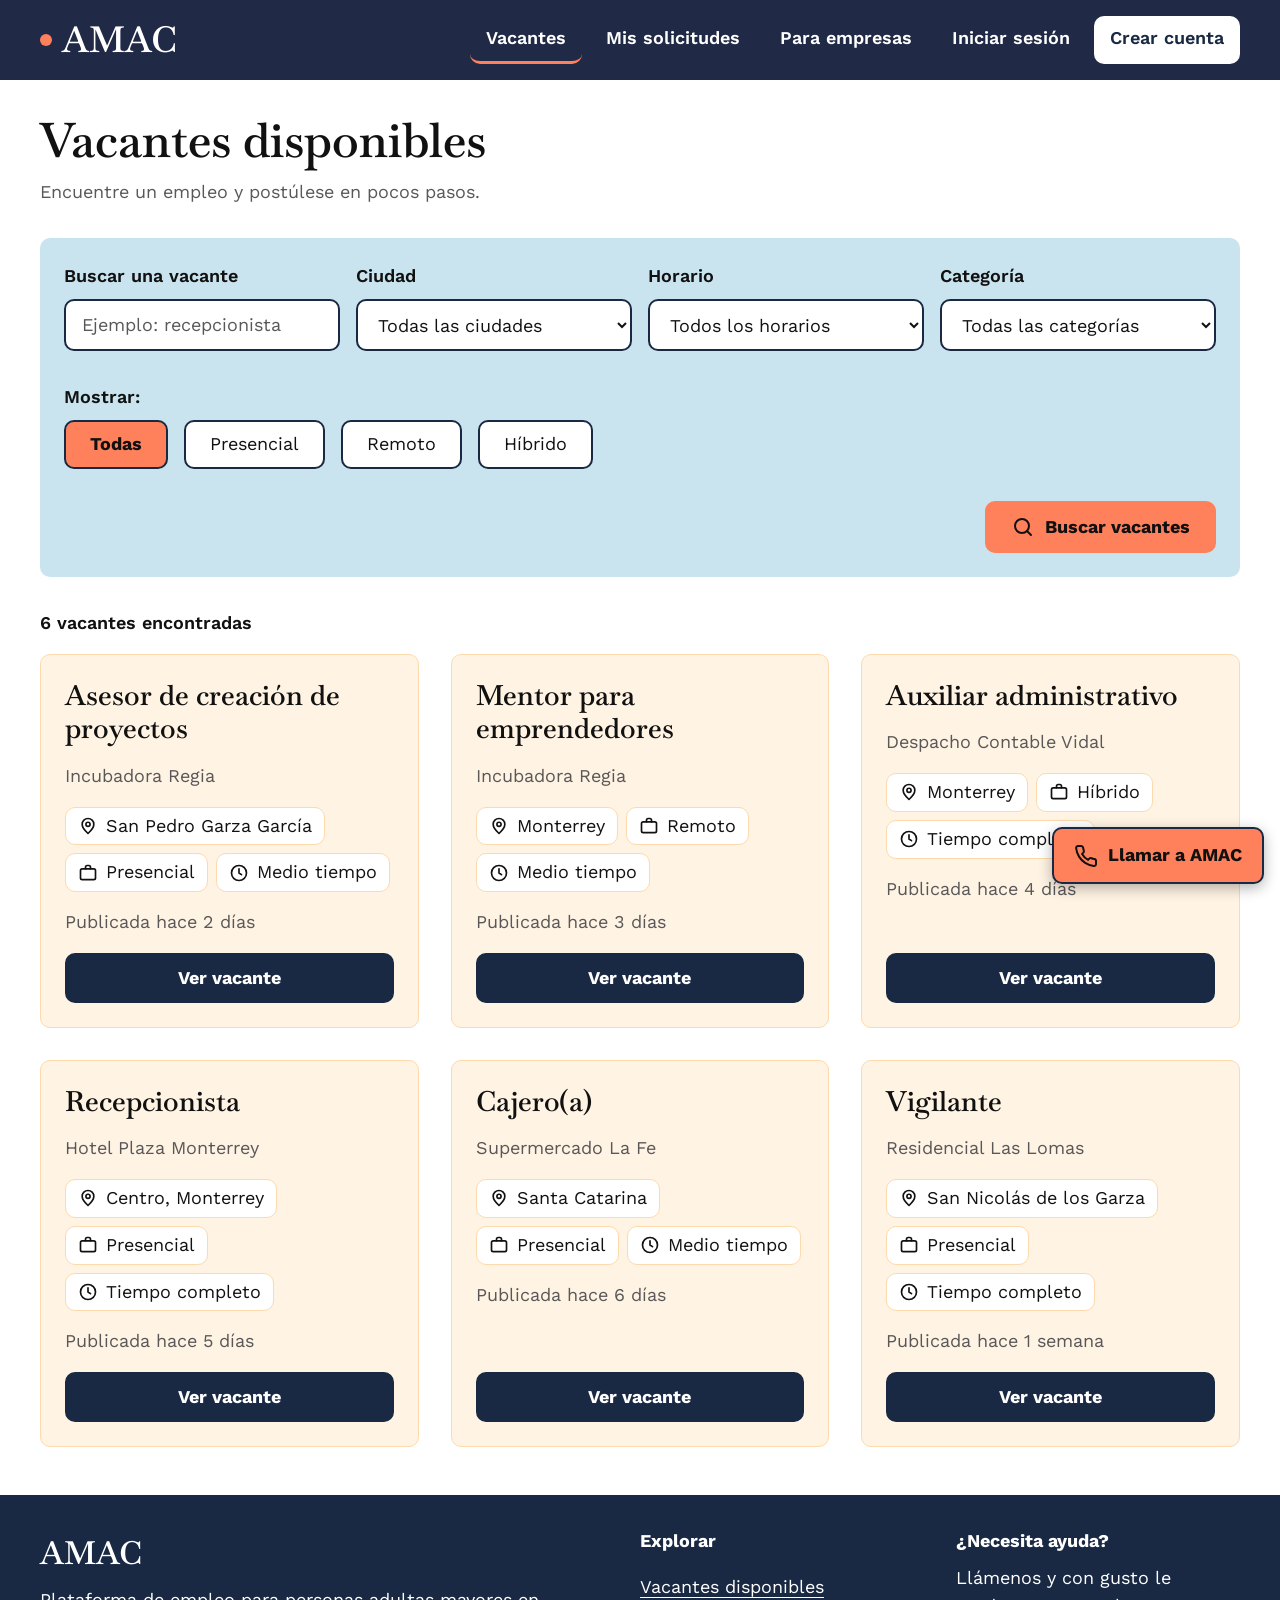
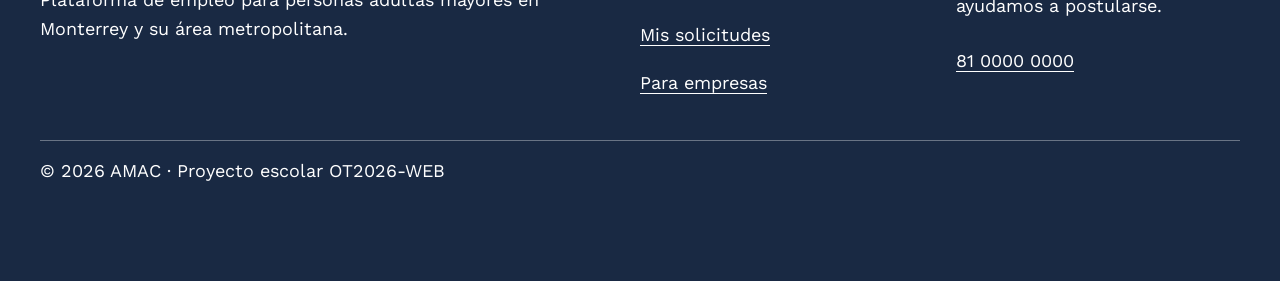
<file: index.html>
<!DOCTYPE html>
<html lang="es">
<head>
  <meta charset="UTF-8">
  <meta name="viewport" content="width=device-width, initial-scale=1.0">
  <title>Vacantes disponibles | AMAC</title>
  <meta name="description" content="Encuentre un empleo y postúlese en pocos pasos. Vacantes en Monterrey y su área metropolitana.">
  <link rel="preconnect" href="https://fonts.googleapis.com">
  <link rel="preconnect" href="https://fonts.gstatic.com" crossorigin>
  <link rel="stylesheet" href="https://fonts.googleapis.com/css2?family=Baskervville:wght@400;600&amp;family=Work+Sans:wght@400;600;700&amp;display=swap">
  <link rel="stylesheet" href="css/variable.css">
  <link rel="stylesheet" href="css/base.css">
  <link rel="stylesheet" href="css/layout.css">
  <link rel="stylesheet" href="css/componentes.css">
</head>
<body>
  <a class="saltar-contenido" href="#principal">Saltar al contenido</a>

  <header class="encabezado">
    <div class="contenedor encabezado__interior">
      <a class="encabezado__marca" href="index.html" aria-label="AMAC, ir al inicio">AMAC</a>
      <nav class="navegacion" aria-label="Navegación principal">
        <ul class="navegacion__lista">
          <li><a class="navegacion__enlace" href="index.html" aria-current="page">Vacantes</a></li>
          <li><a class="navegacion__enlace" href="mis-solicitudes.html">Mis solicitudes</a></li>
          <li><a class="navegacion__enlace" href="empresa-vacantes.html">Para empresas</a></li>
          <li><a class="navegacion__enlace" href="login.html">Iniciar sesión</a></li>
          <li><a class="navegacion__enlace navegacion__enlace--destacado" href="registro-candidato.html">Crear cuenta</a></li>
        </ul>
      </nav>
    </div>
  </header>

  <main class="principal" id="principal">
    <div class="contenedor">
      <div class="cabecera-pagina">
        <h1>Vacantes disponibles</h1>
        <p class="cabecera-pagina__descripcion">Encuentre un empleo y postúlese en pocos pasos.</p>
      </div>

      <form class="buscador-filtros" action="index.html" method="get" role="search" aria-label="Buscar vacantes">
        <div class="buscador-filtros__campos">
          <div class="buscador-filtros__campo">
            <label class="buscador-filtros__etiqueta" for="buscar-vacante">Buscar una vacante</label>
            <input class="buscador-filtros__control" type="search" id="buscar-vacante" name="busqueda" autocomplete="off" placeholder="Ejemplo: recepcionista">
          </div>
          <div class="buscador-filtros__campo">
            <label class="buscador-filtros__etiqueta" for="ciudad">Ciudad</label>
            <select class="buscador-filtros__control" id="ciudad" name="ciudad">
            <option value="">Todas las ciudades</option>
            <option value="monterrey">Monterrey</option>
            <option value="san-pedro">San Pedro Garza García</option>
            <option value="santa-catarina">Santa Catarina</option>
            <option value="san-nicolas">San Nicolás de los Garza</option>
            <option value="guadalupe">Guadalupe</option>
            </select>
          </div>
          <div class="buscador-filtros__campo">
            <label class="buscador-filtros__etiqueta" for="horario">Horario</label>
            <select class="buscador-filtros__control" id="horario" name="horario">
            <option value="">Todos los horarios</option>
            <option value="medio-tiempo">Medio tiempo</option>
            <option value="tiempo-completo">Tiempo completo</option>
            <option value="por-horas">Por horas</option>
            </select>
          </div>
          <div class="buscador-filtros__campo">
            <label class="buscador-filtros__etiqueta" for="categoria">Categoría</label>
            <select class="buscador-filtros__control" id="categoria" name="categoria">
            <option value="">Todas las categorías</option>
            <option value="administracion">Administración</option>
            <option value="atencion">Atención al cliente</option>
            <option value="seguridad">Seguridad</option>
            <option value="ventas">Ventas y cajas</option>
            <option value="asesoria">Asesoría y capacitación</option>
            </select>
          </div>
        </div>

        <fieldset class="buscador-filtros__grupo">
          <legend class="buscador-filtros__leyenda">Mostrar:</legend>
          <div class="buscador-filtros__opciones">
            <div class="buscador-filtros__opcion">
              <input class="buscador-filtros__radio" type="radio" id="modalidad-todas" name="modalidad" value="todas" checked>
              <label class="buscador-filtros__chip" for="modalidad-todas">Todas</label>
            </div>
            <div class="buscador-filtros__opcion">
              <input class="buscador-filtros__radio" type="radio" id="modalidad-presencial" name="modalidad" value="presencial">
              <label class="buscador-filtros__chip" for="modalidad-presencial">Presencial</label>
            </div>
            <div class="buscador-filtros__opcion">
              <input class="buscador-filtros__radio" type="radio" id="modalidad-remoto" name="modalidad" value="remoto">
              <label class="buscador-filtros__chip" for="modalidad-remoto">Remoto</label>
            </div>
            <div class="buscador-filtros__opcion">
              <input class="buscador-filtros__radio" type="radio" id="modalidad-hibrido" name="modalidad" value="hibrido">
              <label class="buscador-filtros__chip" for="modalidad-hibrido">Híbrido</label>
            </div>
          </div>
        </fieldset>

        <div class="buscador-filtros__acciones">
          <button class="boton boton--acento" type="submit">
            <img class="boton__icono" src="img/icono-buscar.svg" alt="" width="24" height="24">
            Buscar vacantes
          </button>
        </div>
      </form>

      <p class="conteo-resultados" aria-live="polite">6 vacantes encontradas</p>

      <section class="lista-vacantes" aria-label="Resultados de vacantes">
        <article class="tarjeta-vacante">
          <h2 class="tarjeta-vacante__titulo">Asesor de creación de proyectos</h2>
          <p class="tarjeta-vacante__empresa">Incubadora Regia</p>
          <ul class="tarjeta-vacante__datos">
            <li class="etiqueta-dato"><img class="etiqueta-dato__icono" src="img/icono-ubicacion.svg" alt="" width="20" height="20"><span>San Pedro Garza García</span></li>
            <li class="etiqueta-dato"><img class="etiqueta-dato__icono" src="img/icono-maletin.svg" alt="" width="20" height="20"><span>Presencial</span></li>
            <li class="etiqueta-dato"><img class="etiqueta-dato__icono" src="img/icono-reloj.svg" alt="" width="20" height="20"><span>Medio tiempo</span></li>
          </ul>
          <p class="tarjeta-vacante__publicada">Publicada hace 2 días</p>
          <div class="tarjeta-vacante__accion">
            <a class="boton boton--primario boton--bloque" href="vacante.html" aria-label="Ver vacante de Asesor de creación de proyectos en Incubadora Regia">Ver vacante</a>
          </div>
        </article>
        <article class="tarjeta-vacante">
          <h2 class="tarjeta-vacante__titulo">Mentor para emprendedores</h2>
          <p class="tarjeta-vacante__empresa">Incubadora Regia</p>
          <ul class="tarjeta-vacante__datos">
            <li class="etiqueta-dato"><img class="etiqueta-dato__icono" src="img/icono-ubicacion.svg" alt="" width="20" height="20"><span>Monterrey</span></li>
            <li class="etiqueta-dato"><img class="etiqueta-dato__icono" src="img/icono-maletin.svg" alt="" width="20" height="20"><span>Remoto</span></li>
            <li class="etiqueta-dato"><img class="etiqueta-dato__icono" src="img/icono-reloj.svg" alt="" width="20" height="20"><span>Medio tiempo</span></li>
          </ul>
          <p class="tarjeta-vacante__publicada">Publicada hace 3 días</p>
          <div class="tarjeta-vacante__accion">
            <a class="boton boton--primario boton--bloque" href="vacante.html" aria-label="Ver vacante de Mentor para emprendedores en Incubadora Regia">Ver vacante</a>
          </div>
        </article>
        <article class="tarjeta-vacante">
          <h2 class="tarjeta-vacante__titulo">Auxiliar administrativo</h2>
          <p class="tarjeta-vacante__empresa">Despacho Contable Vidal</p>
          <ul class="tarjeta-vacante__datos">
            <li class="etiqueta-dato"><img class="etiqueta-dato__icono" src="img/icono-ubicacion.svg" alt="" width="20" height="20"><span>Monterrey</span></li>
            <li class="etiqueta-dato"><img class="etiqueta-dato__icono" src="img/icono-maletin.svg" alt="" width="20" height="20"><span>Híbrido</span></li>
            <li class="etiqueta-dato"><img class="etiqueta-dato__icono" src="img/icono-reloj.svg" alt="" width="20" height="20"><span>Tiempo completo</span></li>
          </ul>
          <p class="tarjeta-vacante__publicada">Publicada hace 4 días</p>
          <div class="tarjeta-vacante__accion">
            <a class="boton boton--primario boton--bloque" href="vacante.html" aria-label="Ver vacante de Auxiliar administrativo en Despacho Contable Vidal">Ver vacante</a>
          </div>
        </article>
        <article class="tarjeta-vacante">
          <h2 class="tarjeta-vacante__titulo">Recepcionista</h2>
          <p class="tarjeta-vacante__empresa">Hotel Plaza Monterrey</p>
          <ul class="tarjeta-vacante__datos">
            <li class="etiqueta-dato"><img class="etiqueta-dato__icono" src="img/icono-ubicacion.svg" alt="" width="20" height="20"><span>Centro, Monterrey</span></li>
            <li class="etiqueta-dato"><img class="etiqueta-dato__icono" src="img/icono-maletin.svg" alt="" width="20" height="20"><span>Presencial</span></li>
            <li class="etiqueta-dato"><img class="etiqueta-dato__icono" src="img/icono-reloj.svg" alt="" width="20" height="20"><span>Tiempo completo</span></li>
          </ul>
          <p class="tarjeta-vacante__publicada">Publicada hace 5 días</p>
          <div class="tarjeta-vacante__accion">
            <a class="boton boton--primario boton--bloque" href="vacante.html" aria-label="Ver vacante de Recepcionista en Hotel Plaza Monterrey">Ver vacante</a>
          </div>
        </article>
        <article class="tarjeta-vacante">
          <h2 class="tarjeta-vacante__titulo">Cajero(a)</h2>
          <p class="tarjeta-vacante__empresa">Supermercado La Fe</p>
          <ul class="tarjeta-vacante__datos">
            <li class="etiqueta-dato"><img class="etiqueta-dato__icono" src="img/icono-ubicacion.svg" alt="" width="20" height="20"><span>Santa Catarina</span></li>
            <li class="etiqueta-dato"><img class="etiqueta-dato__icono" src="img/icono-maletin.svg" alt="" width="20" height="20"><span>Presencial</span></li>
            <li class="etiqueta-dato"><img class="etiqueta-dato__icono" src="img/icono-reloj.svg" alt="" width="20" height="20"><span>Medio tiempo</span></li>
          </ul>
          <p class="tarjeta-vacante__publicada">Publicada hace 6 días</p>
          <div class="tarjeta-vacante__accion">
            <a class="boton boton--primario boton--bloque" href="vacante.html" aria-label="Ver vacante de Cajero(a) en Supermercado La Fe">Ver vacante</a>
          </div>
        </article>
        <article class="tarjeta-vacante">
          <h2 class="tarjeta-vacante__titulo">Vigilante</h2>
          <p class="tarjeta-vacante__empresa">Residencial Las Lomas</p>
          <ul class="tarjeta-vacante__datos">
            <li class="etiqueta-dato"><img class="etiqueta-dato__icono" src="img/icono-ubicacion.svg" alt="" width="20" height="20"><span>San Nicolás de los Garza</span></li>
            <li class="etiqueta-dato"><img class="etiqueta-dato__icono" src="img/icono-maletin.svg" alt="" width="20" height="20"><span>Presencial</span></li>
            <li class="etiqueta-dato"><img class="etiqueta-dato__icono" src="img/icono-reloj.svg" alt="" width="20" height="20"><span>Tiempo completo</span></li>
          </ul>
          <p class="tarjeta-vacante__publicada">Publicada hace 1 semana</p>
          <div class="tarjeta-vacante__accion">
            <a class="boton boton--primario boton--bloque" href="vacante.html" aria-label="Ver vacante de Vigilante en Residencial Las Lomas">Ver vacante</a>
          </div>
        </article>
      </section>
    </div>
  </main>

  <footer class="pie">
    <div class="contenedor pie__rejilla">
      <div>
        <p class="pie__marca">AMAC</p>
        <p>Plataforma de empleo para personas adultas mayores en Monterrey y su área metropolitana.</p>
      </div>
      <nav aria-label="Enlaces del pie de página">
        <p class="pie__titulo">Explorar</p>
        <ul class="pie__lista">
          <li><a class="pie__enlace" href="index.html">Vacantes disponibles</a></li>
          <li><a class="pie__enlace" href="mis-solicitudes.html">Mis solicitudes</a></li>
          <li><a class="pie__enlace" href="empresa-vacantes.html">Para empresas</a></li>
        </ul>
      </nav>
      <div>
        <p class="pie__titulo">¿Necesita ayuda?</p>
        <p>Llámenos y con gusto le ayudamos a postularse.</p>
        <p><a class="pie__enlace" href="tel:+528100000000">81 0000 0000</a></p>
      </div>
    </div>
    <div class="contenedor">
      <p class="pie__legal">© 2026 AMAC · Proyecto escolar OT2026-WEB</p>
    </div>
  </footer>

  <a class="boton-ayuda" href="tel:+528100000000">
    <img class="boton-ayuda__icono" src="img/icono-telefono.svg" alt="" width="24" height="24">
    <span>Llamar a AMAC</span>
  </a>
</body>
</html>
</file>
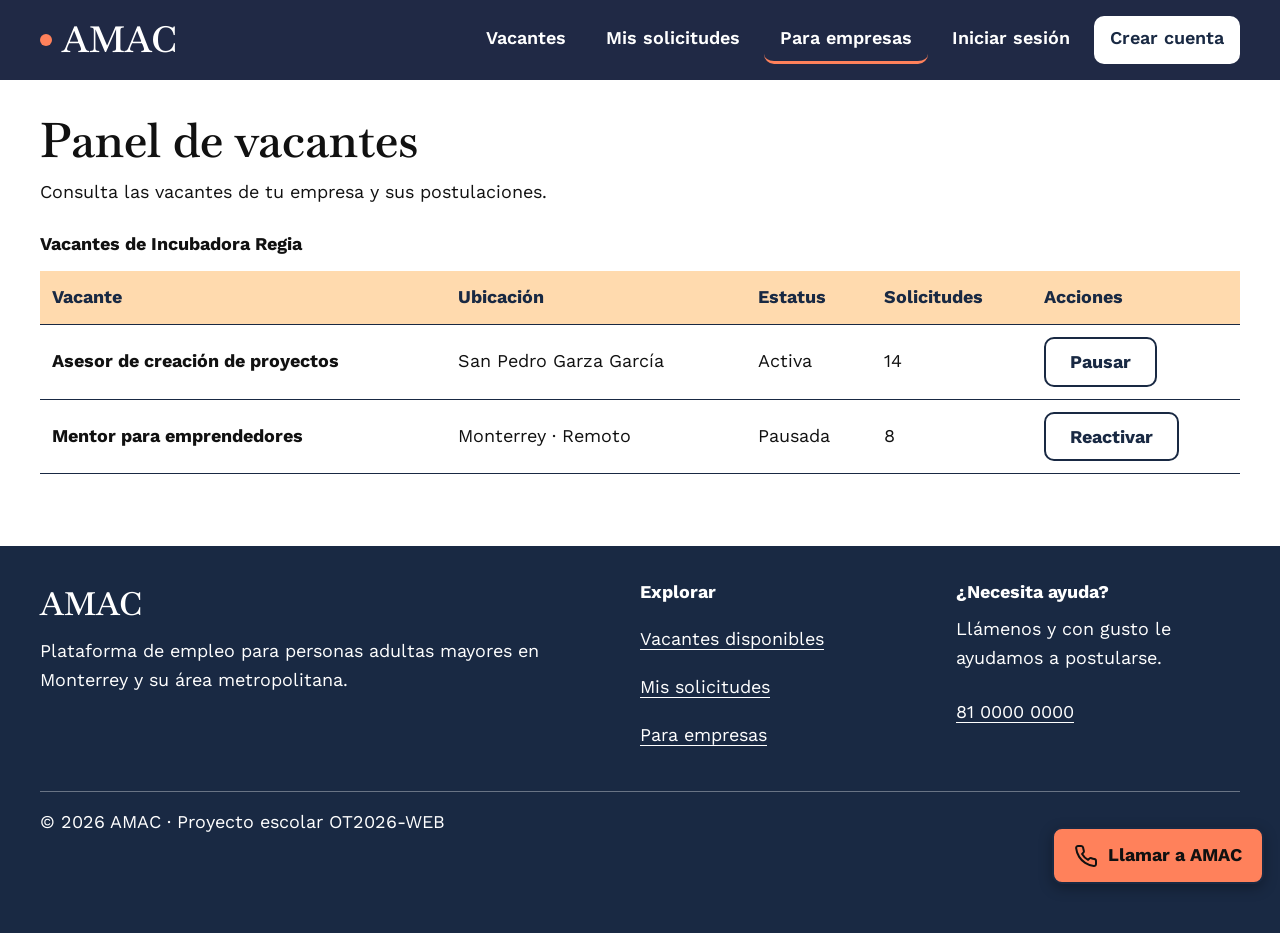
<file: empresa-vacantes.html>
<!DOCTYPE html>
<html lang="es">
<head>
  <meta charset="UTF-8">
  <meta name="viewport" content="width=device-width, initial-scale=1.0">
  <title> Panel de vacantes | AMAC</title>
  <meta name="description" content="Inicia sesión en AMAC con tu correo y contraseña.">
  <link rel="preconnect" href="https://fonts.googleapis.com">
  <link rel="preconnect" href="https://fonts.gstatic.com" crossorigin>
  <link rel="stylesheet" href="https://fonts.googleapis.com/css2?family=Baskervville:wght@400;600&amp;family=Work+Sans:wght@400;600;700&amp;display=swap">
  <link rel="stylesheet" href="css/variable.css">
  <link rel="stylesheet" href="css/base.css">
  <link rel="stylesheet" href="css/layout.css">
  <link rel="stylesheet" href="css/componentes.css">
</head>
<body>
  <a class="saltar-contenido" href="#principal">Saltar al contenido</a>

  <header class="encabezado">
    <div class="contenedor encabezado__interior">
      <a class="encabezado__marca" href="index.html" aria-label="AMAC, ir al inicio">AMAC</a>
      <nav class="navegacion" aria-label="Navegación principal">
        <ul class="navegacion__lista">
          <li><a class="navegacion__enlace" href="index.html">Vacantes</a></li>
          <li><a class="navegacion__enlace" href="mis-solicitudes.html">Mis solicitudes</a></li>
          <li><a class="navegacion__enlace" href="empresa-vacantes.html" aria-current="page">Para empresas</a></li>
          <li><a class="navegacion__enlace" href="login.html">Iniciar sesión</a></li>
          <li><a class="navegacion__enlace navegacion__enlace--destacado" href="registro-candidato.html">Crear cuenta</a></li>
        </ul>
      </nav>
    </div>
  </header>

  <main class="principal" id="principal">
    <div class="contenedor">
        <h1>Panel de vacantes</h1>
        <p>Consulta las vacantes de tu empresa y sus postulaciones.</p>

  <div class="tabla-responsiva" tabindex="0" role="region"
       aria-labelledby="titulo-tabla-vacantes">
    <table>
      <caption id="titulo-tabla-vacantes">Vacantes de Incubadora Regia</caption>
      <thead>
        <tr>
          <th scope="col">Vacante</th>
          <th scope="col">Ubicación</th>
          <th scope="col">Estatus</th>
          <th scope="col">Solicitudes</th>
          <th scope="col">Acciones</th>
        </tr>
      </thead>
      <tbody>
        <tr>
          <th scope="row">Asesor de creación de proyectos</th>
          <td>San Pedro Garza García</td>
          <td>Activa</td>
          <td>14</td>
          <td><button type="button" class="boton boton--secundario">Pausar</button></td>
        </tr>
        <tr>
          <th scope="row">Mentor para emprendedores</th>
          <td>Monterrey · Remoto</td>
          <td>Pausada</td>
          <td>8</td>
          <td><button type="button" class="boton boton--secundario">Reactivar</button></td>
        </tr>
      </tbody>
    </table>
  </div>
</div>
  </main>

  <footer class="pie">
    <div class="contenedor pie__rejilla">
      <div>
        <p class="pie__marca">AMAC</p>
        <p>Plataforma de empleo para personas adultas mayores en Monterrey y su área metropolitana.</p>
      </div>
      <nav aria-label="Enlaces del pie de página">
        <p class="pie__titulo">Explorar</p>
        <ul class="pie__lista">
          <li><a class="pie__enlace" href="index.html">Vacantes disponibles</a></li>
          <li><a class="pie__enlace" href="mis-solicitudes.html">Mis solicitudes</a></li>
          <li><a class="pie__enlace" href="empresa-vacantes.html">Para empresas</a></li>
        </ul>
      </nav>
      <div>
        <p class="pie__titulo">¿Necesita ayuda?</p>
        <p>Llámenos y con gusto le ayudamos a postularse.</p>
        <p><a class="pie__enlace" href="tel:+528100000000">81 0000 0000</a></p>
      </div>
    </div>
    <div class="contenedor">
      <p class="pie__legal">© 2026 AMAC · Proyecto escolar OT2026-WEB</p>
    </div>
  </footer>

  <a class="boton-ayuda" href="tel:+528100000000">
    <img class="boton-ayuda__icono" src="img/icono-telefono.svg" alt="" width="24" height="24">
    <span>Llamar a AMAC</span>
  </a>
</body>
</html>
</file>
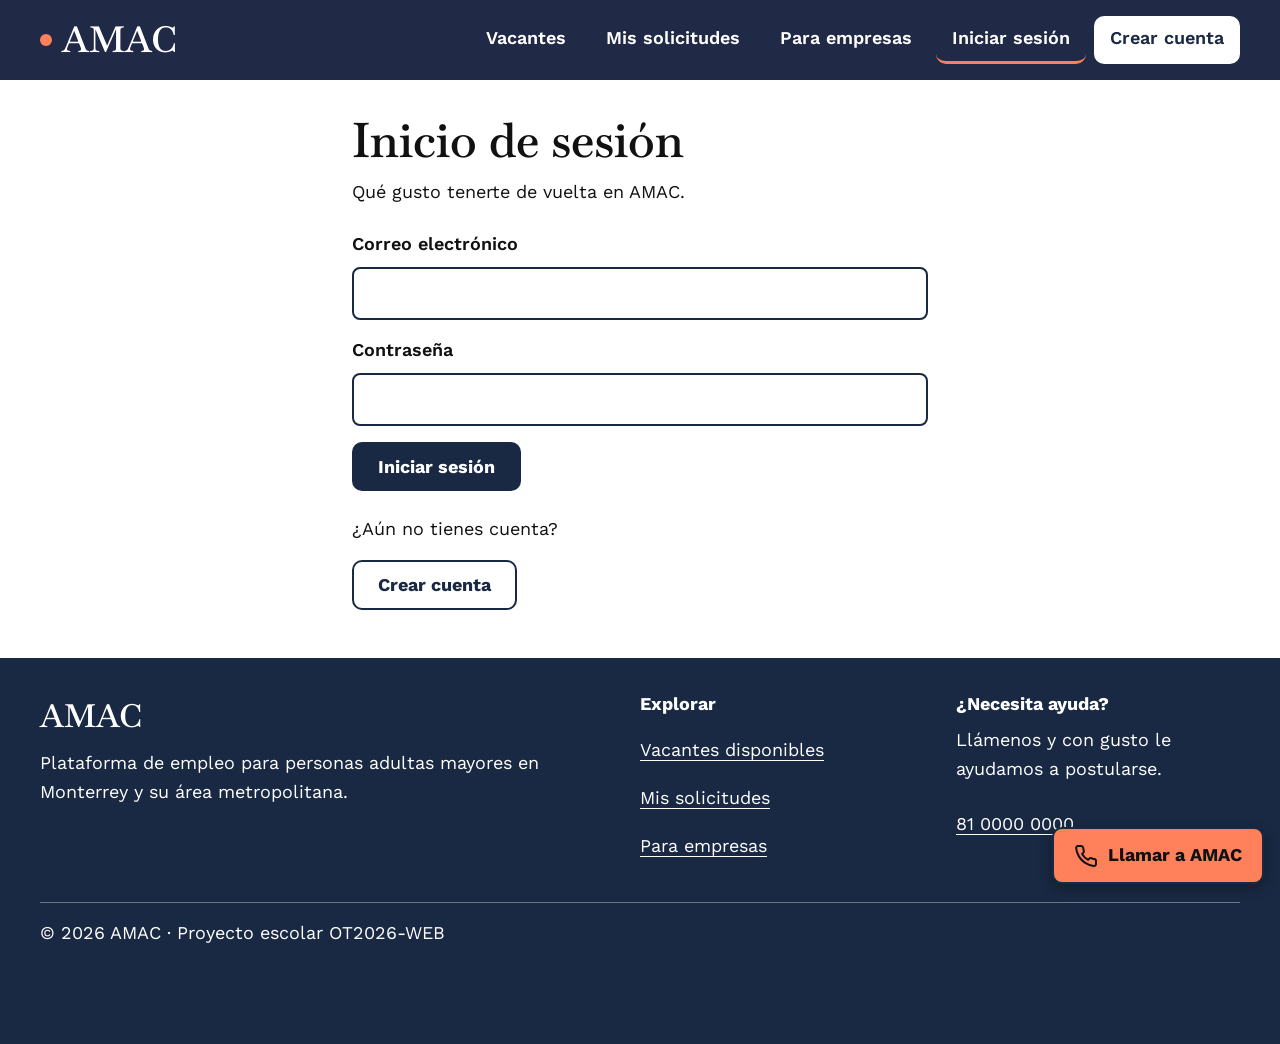
<file: login.html>
<!DOCTYPE html>
<html lang="es">
<head>
  <meta charset="UTF-8">
  <meta name="viewport" content="width=device-width, initial-scale=1.0">
  <title>Iniciar sesión | AMAC</title>
  <meta name="description" content="Inicia sesión en AMAC con tu correo y contraseña.">
  <link rel="preconnect" href="https://fonts.googleapis.com">
  <link rel="preconnect" href="https://fonts.gstatic.com" crossorigin>
  <link rel="stylesheet" href="https://fonts.googleapis.com/css2?family=Baskervville:wght@400;600&amp;family=Work+Sans:wght@400;600;700&amp;display=swap">
  <link rel="stylesheet" href="css/variable.css">
  <link rel="stylesheet" href="css/base.css">
  <link rel="stylesheet" href="css/layout.css">
  <link rel="stylesheet" href="css/componentes.css">
</head>
<body>
  <a class="saltar-contenido" href="#principal">Saltar al contenido</a>

  <header class="encabezado">
    <div class="contenedor encabezado__interior">
      <a class="encabezado__marca" href="index.html" aria-label="AMAC, ir al inicio">AMAC</a>
      <nav class="navegacion" aria-label="Navegación principal">
        <ul class="navegacion__lista">
          <li><a class="navegacion__enlace" href="index.html">Vacantes</a></li>
          <li><a class="navegacion__enlace" href="mis-solicitudes.html">Mis solicitudes</a></li>
          <li><a class="navegacion__enlace" href="empresa-vacantes.html">Para empresas</a></li>
          <li><a class="navegacion__enlace" href="login.html" aria-current="page">Iniciar sesión</a></li>
          <li><a class="navegacion__enlace navegacion__enlace--destacado" href="registro-candidato.html">Crear cuenta</a></li>
        </ul>
      </nav>
    </div>
  </header>

  <main class="principal" id="principal">
    <div class="acceso">
        <h1>Inicio de sesión</h1>
        <p>Qué gusto tenerte de vuelta en AMAC.</p>

        <form method="post">
        <div class="campo-formulario">
            <label for="correo">Correo electrónico</label>
            <input id="correo" name="correo" type="email"
                autocomplete="email" required>
        </div>

        <div class="campo-formulario">
            <label for="contrasena">Contraseña</label>
            <input id="contrasena" name="contrasena" type="password"
                autocomplete="current-password" required>
        </div>

        <button class="boton boton--primario" type="submit">
            Iniciar sesión
        </button>
        </form>

        <p>¿Aún no tienes cuenta?</p>
        <a class="boton boton--secundario" href="registro-candidato.html">
        Crear cuenta
        </a>
    </div>
  </main>

  <footer class="pie">
    <div class="contenedor pie__rejilla">
      <div>
        <p class="pie__marca">AMAC</p>
        <p>Plataforma de empleo para personas adultas mayores en Monterrey y su área metropolitana.</p>
      </div>
      <nav aria-label="Enlaces del pie de página">
        <p class="pie__titulo">Explorar</p>
        <ul class="pie__lista">
          <li><a class="pie__enlace" href="index.html">Vacantes disponibles</a></li>
          <li><a class="pie__enlace" href="mis-solicitudes.html">Mis solicitudes</a></li>
          <li><a class="pie__enlace" href="empresa-vacantes.html">Para empresas</a></li>
        </ul>
      </nav>
      <div>
        <p class="pie__titulo">¿Necesita ayuda?</p>
        <p>Llámenos y con gusto le ayudamos a postularse.</p>
        <p><a class="pie__enlace" href="tel:+528100000000">81 0000 0000</a></p>
      </div>
    </div>
    <div class="contenedor">
      <p class="pie__legal">© 2026 AMAC · Proyecto escolar OT2026-WEB</p>
    </div>
  </footer>

  <a class="boton-ayuda" href="tel:+528100000000">
    <img class="boton-ayuda__icono" src="img/icono-telefono.svg" alt="" width="24" height="24">
    <span>Llamar a AMAC</span>
  </a>
</body>
</html>
</file>
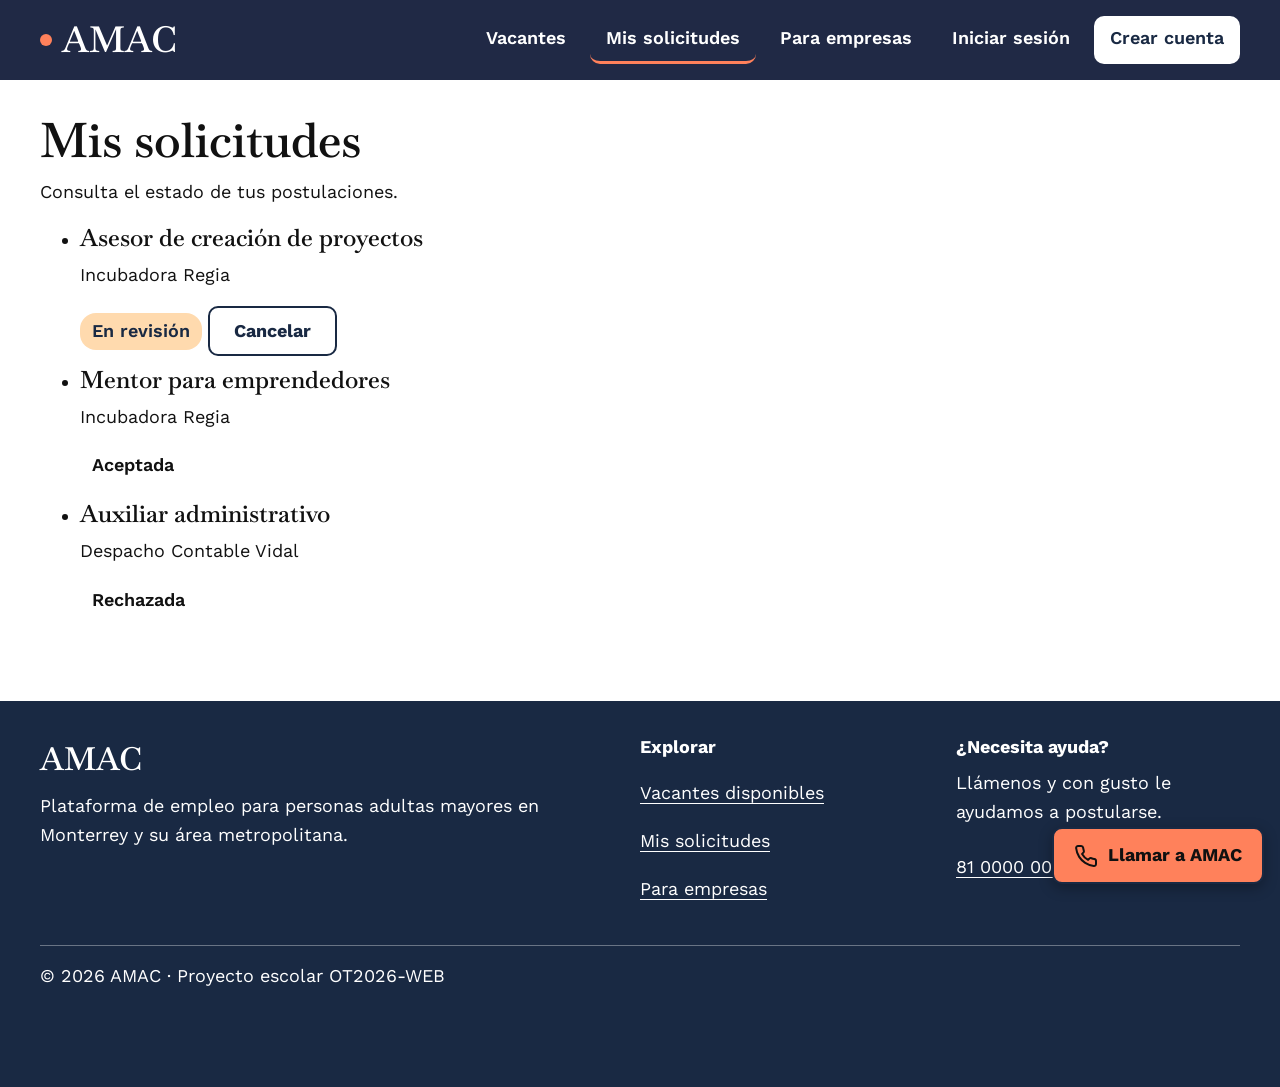
<file: mis-solicitudes.html>
<!DOCTYPE html>
<html lang="es">
<head>
  <meta charset="UTF-8">
  <meta name="viewport" content="width=device-width, initial-scale=1.0">
  <title> Mis solicitudes | AMAC</title>
  <meta name="description" content="Inicia sesión en AMAC con tu correo y contraseña.">
  <link rel="preconnect" href="https://fonts.googleapis.com">
  <link rel="preconnect" href="https://fonts.gstatic.com" crossorigin>
  <link rel="stylesheet" href="https://fonts.googleapis.com/css2?family=Baskervville:wght@400;600&amp;family=Work+Sans:wght@400;600;700&amp;display=swap">
  <link rel="stylesheet" href="css/variable.css">
  <link rel="stylesheet" href="css/base.css">
  <link rel="stylesheet" href="css/layout.css">
  <link rel="stylesheet" href="css/componentes.css">
</head>
<body>
  <a class="saltar-contenido" href="#principal">Saltar al contenido</a>

  <header class="encabezado">
    <div class="contenedor encabezado__interior">
      <a class="encabezado__marca" href="index.html" aria-label="AMAC, ir al inicio">AMAC</a>
      <nav class="navegacion" aria-label="Navegación principal">
        <ul class="navegacion__lista">
          <li><a class="navegacion__enlace" href="index.html">Vacantes</a></li>
          <li><a class="navegacion__enlace" href="mis-solicitudes.html" aria-current="page">Mis solicitudes</a></li>
          <li><a class="navegacion__enlace" href="empresa-vacantes.html">Para empresas</a></li>
          <li><a class="navegacion__enlace" href="login.html" >Iniciar sesión</a></li>
          <li><a class="navegacion__enlace navegacion__enlace--destacado" href="registro-candidato.html">Crear cuenta</a></li>
        </ul>
      </nav>
    </div>
  </header>

  <main class="principal" id="principal">
    <div class="contenedor">
    <h1>Mis solicitudes</h1>
    <p>Consulta el estado de tus postulaciones.</p>

    <ul class="lista-solicitudes">
        <li>
        <h2>Asesor de creación de proyectos</h2>
        <p>Incubadora Regia</p>
        <p class="etiqueta-estatus etiqueta-estatus--en-revision">
            En revisión
        </p>
        <button type="button" class="boton boton--secundario"
                aria-label="Cancelar solicitud para Asesor de creación de proyectos">
            Cancelar
        </button>
        </li>

        <li>
        <h2>Mentor para emprendedores</h2>
        <p>Incubadora Regia</p>
        <p class="etiqueta-estatus etiqueta-estatus--aceptada">Aceptada</p>
        </li>

        <li>
        <h2>Auxiliar administrativo</h2>
        <p>Despacho Contable Vidal</p>
        <p class="etiqueta-estatus etiqueta-estatus--rechazada">Rechazada</p>
        </li>
    </ul>
    </div>
  </main>

  <footer class="pie">
    <div class="contenedor pie__rejilla">
      <div>
        <p class="pie__marca">AMAC</p>
        <p>Plataforma de empleo para personas adultas mayores en Monterrey y su área metropolitana.</p>
      </div>
      <nav aria-label="Enlaces del pie de página">
        <p class="pie__titulo">Explorar</p>
        <ul class="pie__lista">
          <li><a class="pie__enlace" href="index.html">Vacantes disponibles</a></li>
          <li><a class="pie__enlace" href="mis-solicitudes.html">Mis solicitudes</a></li>
          <li><a class="pie__enlace" href="empresa-vacantes.html">Para empresas</a></li>
        </ul>
      </nav>
      <div>
        <p class="pie__titulo">¿Necesita ayuda?</p>
        <p>Llámenos y con gusto le ayudamos a postularse.</p>
        <p><a class="pie__enlace" href="tel:+528100000000">81 0000 0000</a></p>
      </div>
    </div>
    <div class="contenedor">
      <p class="pie__legal">© 2026 AMAC · Proyecto escolar OT2026-WEB</p>
    </div>
  </footer>

  <a class="boton-ayuda" href="tel:+528100000000">
    <img class="boton-ayuda__icono" src="img/icono-telefono.svg" alt="" width="24" height="24">
    <span>Llamar a AMAC</span>
  </a>
</body>
</html>
</file>
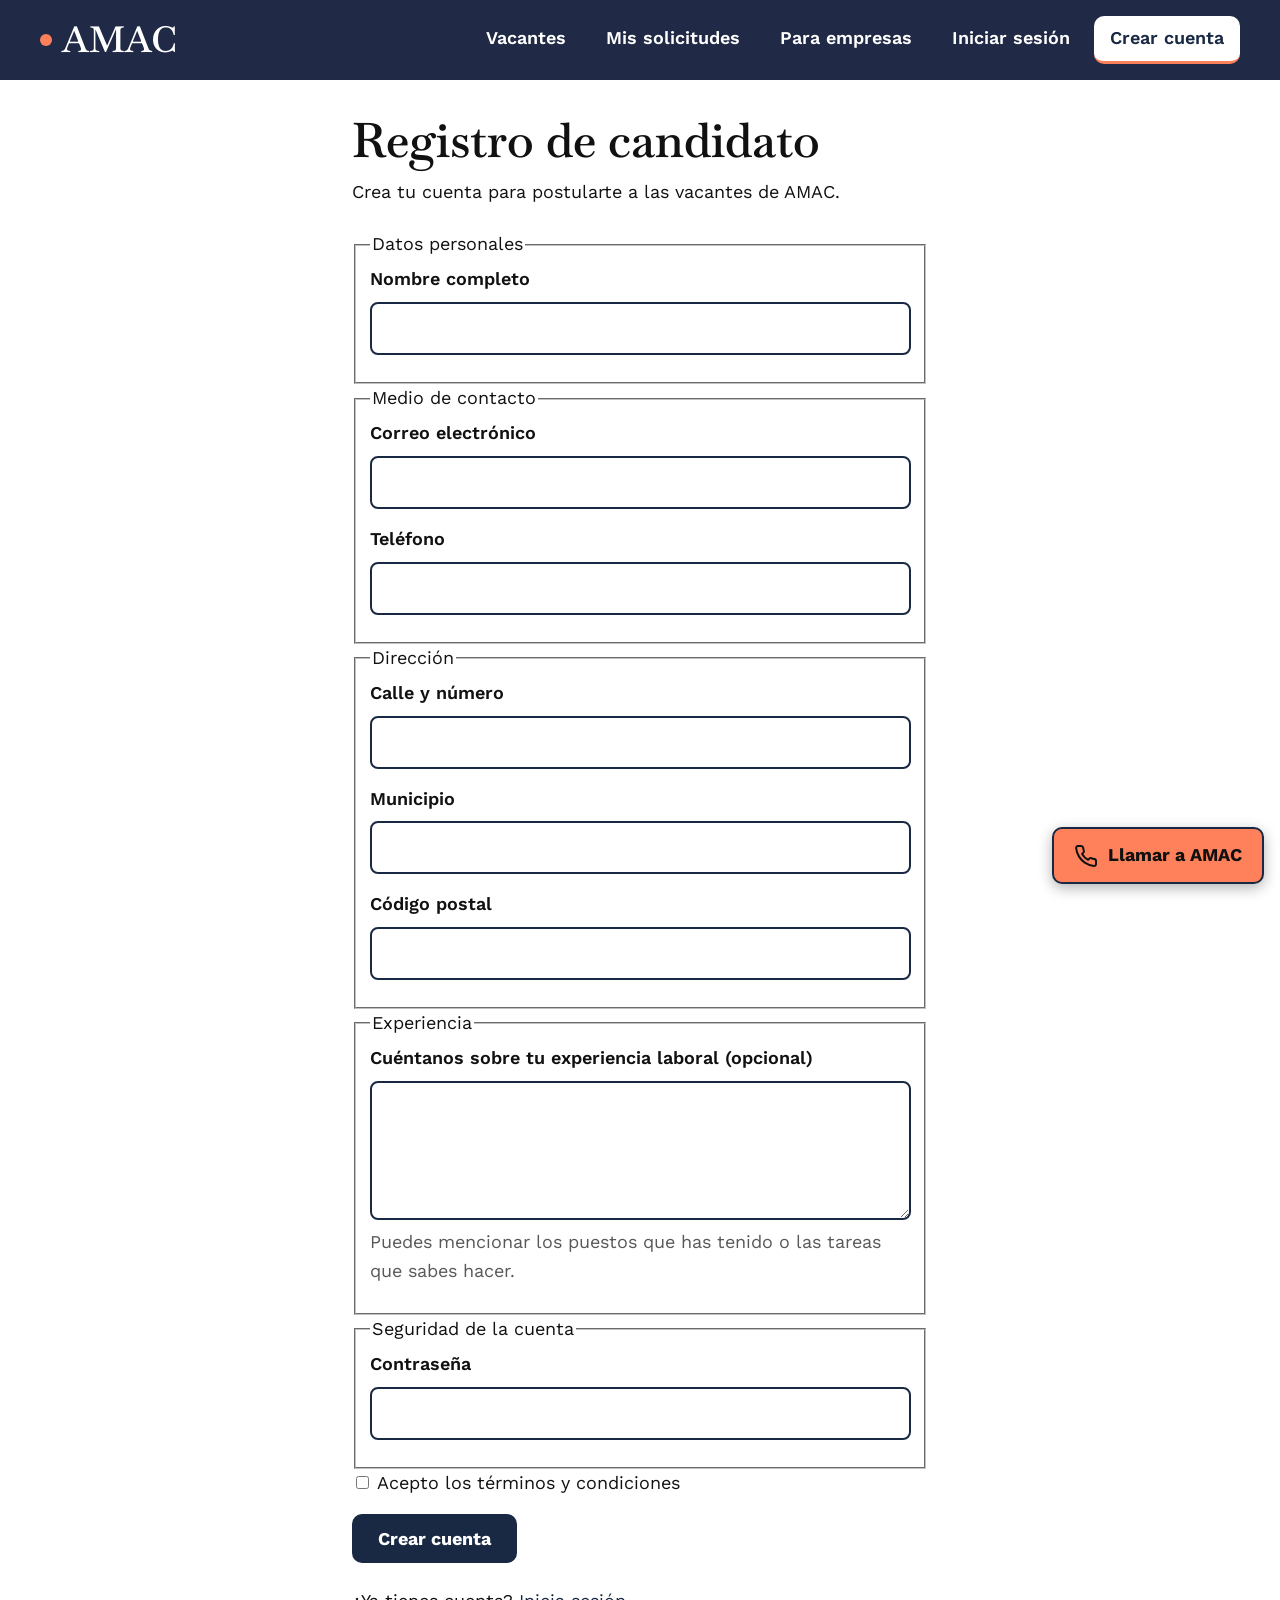
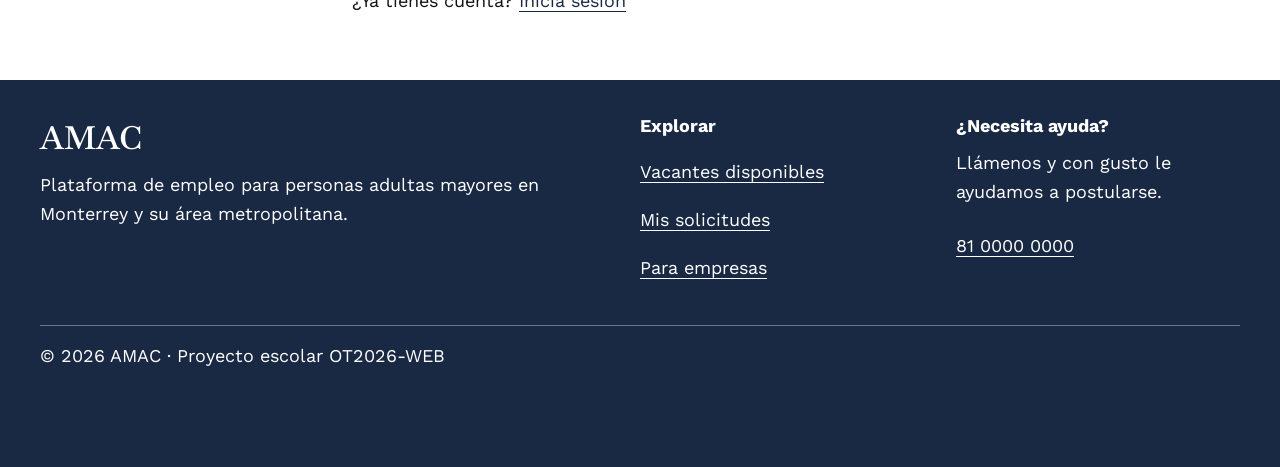
<file: registro-candidato.html>
<!DOCTYPE html>
<html lang="es">
<head>
  <meta charset="UTF-8">
  <meta name="viewport" content="width=device-width, initial-scale=1.0">
  <title>Registro de candidato | AMAC</title>
  <meta name="description" content="Inicia sesión en AMAC con tu correo y contraseña.">
  <link rel="preconnect" href="https://fonts.googleapis.com">
  <link rel="preconnect" href="https://fonts.gstatic.com" crossorigin>
  <link rel="stylesheet" href="https://fonts.googleapis.com/css2?family=Baskervville:wght@400;600&amp;family=Work+Sans:wght@400;600;700&amp;display=swap">
  <link rel="stylesheet" href="css/variable.css">
  <link rel="stylesheet" href="css/base.css">
  <link rel="stylesheet" href="css/layout.css">
  <link rel="stylesheet" href="css/componentes.css">
</head>
<body>
  <a class="saltar-contenido" href="#principal">Saltar al contenido</a>

  <header class="encabezado">
    <div class="contenedor encabezado__interior">
      <a class="encabezado__marca" href="index.html" aria-label="AMAC, ir al inicio">AMAC</a>
      <nav class="navegacion" aria-label="Navegación principal">
        <ul class="navegacion__lista">
          <li><a class="navegacion__enlace" href="index.html">Vacantes</a></li>
          <li><a class="navegacion__enlace" href="mis-solicitudes.html">Mis solicitudes</a></li>
          <li><a class="navegacion__enlace" href="empresa-vacantes.html">Para empresas</a></li>
          <li><a class="navegacion__enlace" href="login.html" >Iniciar sesión</a></li>
          <li><a class="navegacion__enlace navegacion__enlace--destacado" href="registro-candidato.html" aria-current="page">Crear cuenta</a></li>
        </ul>
      </nav>
    </div>
  </header>

  <main class="principal" id="principal">
    <div class="acceso">
    <h1>Registro de candidato</h1>
    <p>Crea tu cuenta para postularte a las vacantes de AMAC.</p>

    <form method="post">
        <fieldset>
        <legend>Datos personales</legend>

        <div class="campo-formulario">
            <label for="nombre">Nombre completo</label>
            <input id="nombre" name="nombre" type="text"
                autocomplete="name" required>
        </div>
        </fieldset>

        <fieldset>
            <legend>Medio de contacto</legend>

            <div class="campo-formulario">
                <label for="correo">Correo electrónico</label>
                <input id="correo" name="correo" type="email"
                    autocomplete="email" required>
            </div>

            <div class="campo-formulario">
                <label for="telefono">Teléfono</label>
                <input id="telefono" name="telefono" type="tel"
                    autocomplete="tel" required>
            </div>
        </fieldset>

        <fieldset>
            <legend>Dirección</legend>

            <div class="campo-formulario">
                <label for="calle">Calle y número</label>
                <input id="calle" name="calle" type="text"
                    autocomplete="address-line1" required>
            </div>

            <div class="campo-formulario">
                <label for="municipio">Municipio</label>
                <input id="municipio" name="municipio" type="text"
                    autocomplete="address-level2" required>
            </div>

            <div class="campo-formulario">
                <label for="codigo-postal">Código postal</label>
                <input id="codigo-postal" name="codigo-postal" type="text"
                    inputmode="numeric" autocomplete="postal-code" required>
            </div>
        </fieldset>

        <fieldset>
            <legend>Experiencia</legend>

            <div class="campo-formulario">
                <label for="experiencia">Cuéntanos sobre tu experiencia laboral (opcional)</label>
                <textarea id="experiencia" name="experiencia" rows="4"
                        aria-describedby="experiencia-ayuda"></textarea>
                <p id="experiencia-ayuda" class="campo-formulario__ayuda">
                Puedes mencionar los puestos que has tenido o las tareas que sabes hacer.
                </p>
            </div>
        </fieldset>

        <fieldset>
            <legend>Seguridad de la cuenta</legend>

            <div class="campo-formulario">
                <label for="contrasena">Contraseña</label>
                <input id="contrasena" name="contrasena" type="password"
                    autocomplete="new-password" required>
            </div>
        </fieldset>

        <p>
            <input id="terminos" name="terminos" type="checkbox" required>
            <label for="terminos">Acepto los términos y condiciones</label>
        </p>

        <button class="boton boton--primario" type="submit">
            Crear cuenta
        </button>
    </form>

    <p>¿Ya tienes cuenta? <a href="login.html">Inicia sesión</a></p>
    </div>
  </main>

  <footer class="pie">
    <div class="contenedor pie__rejilla">
      <div>
        <p class="pie__marca">AMAC</p>
        <p>Plataforma de empleo para personas adultas mayores en Monterrey y su área metropolitana.</p>
      </div>
      <nav aria-label="Enlaces del pie de página">
        <p class="pie__titulo">Explorar</p>
        <ul class="pie__lista">
          <li><a class="pie__enlace" href="index.html">Vacantes disponibles</a></li>
          <li><a class="pie__enlace" href="mis-solicitudes.html">Mis solicitudes</a></li>
          <li><a class="pie__enlace" href="empresa-vacantes.html">Para empresas</a></li>
        </ul>
      </nav>
      <div>
        <p class="pie__titulo">¿Necesita ayuda?</p>
        <p>Llámenos y con gusto le ayudamos a postularse.</p>
        <p><a class="pie__enlace" href="tel:+528100000000">81 0000 0000</a></p>
      </div>
    </div>
    <div class="contenedor">
      <p class="pie__legal">© 2026 AMAC · Proyecto escolar OT2026-WEB</p>
    </div>
  </footer>

  <a class="boton-ayuda" href="tel:+528100000000">
    <img class="boton-ayuda__icono" src="img/icono-telefono.svg" alt="" width="24" height="24">
    <span>Llamar a AMAC</span>
  </a>
</body>
</html>
</file>
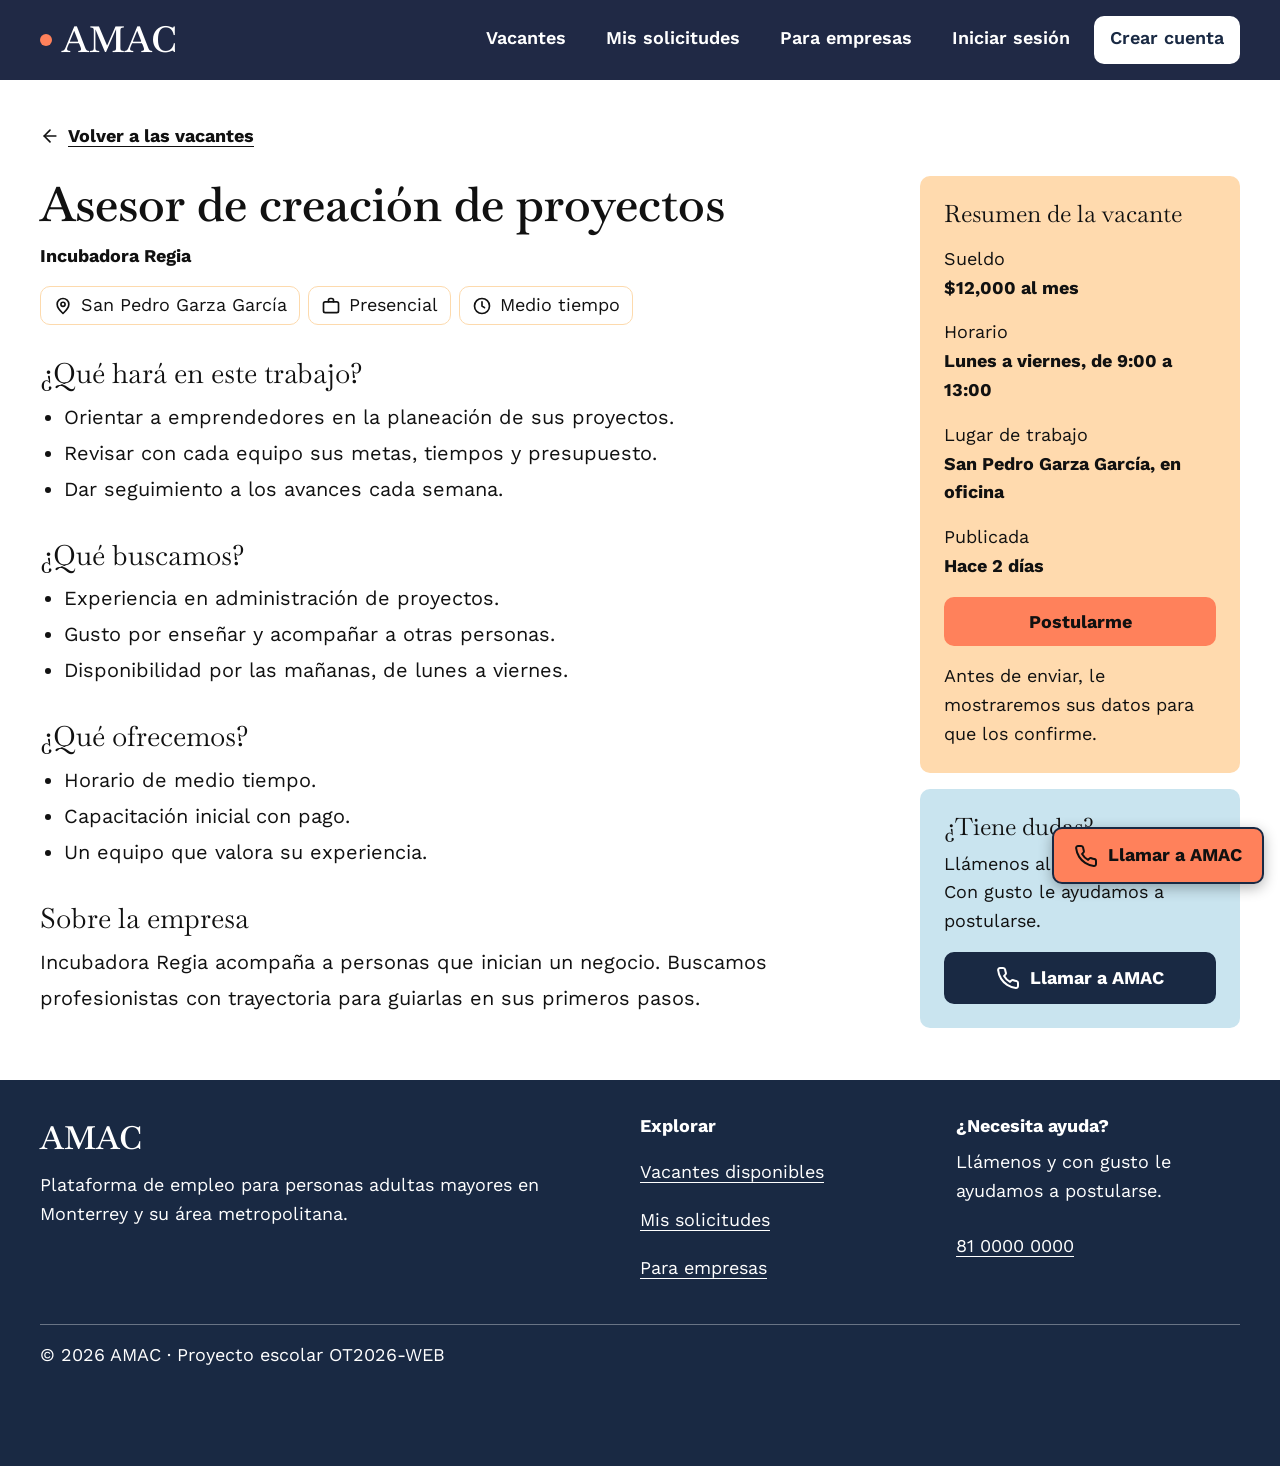
<file: vacante.html>
<!DOCTYPE html>
<html lang="es">
<head>
  <meta charset="UTF-8">
  <meta name="viewport" content="width=device-width, initial-scale=1.0">
  <title>Asesor de creación de proyectos | AMAC</title>
  <meta name="description" content="Detalle de la vacante Asesor de creación de proyectos en Incubadora Regia, San Pedro Garza García.">
  <link rel="preconnect" href="https://fonts.googleapis.com">
  <link rel="preconnect" href="https://fonts.gstatic.com" crossorigin>
  <link rel="stylesheet" href="https://fonts.googleapis.com/css2?family=Baskervville:wght@400;600&amp;family=Work+Sans:wght@400;600;700&amp;display=swap">
  <link rel="stylesheet" href="css/variable.css">
  <link rel="stylesheet" href="css/base.css">
  <link rel="stylesheet" href="css/layout.css">
  <link rel="stylesheet" href="css/componentes.css">
</head>
<body>
  <a class="saltar-contenido" href="#principal">Saltar al contenido</a>

  <header class="encabezado">
    <div class="contenedor encabezado__interior">
      <a class="encabezado__marca" href="index.html" aria-label="AMAC, ir al inicio">AMAC</a>
      <nav class="navegacion" aria-label="Navegación principal">
        <ul class="navegacion__lista">
          <li><a class="navegacion__enlace" href="index.html">Vacantes</a></li>
          <li><a class="navegacion__enlace" href="mis-solicitudes.html">Mis solicitudes</a></li>
          <li><a class="navegacion__enlace" href="empresa-vacantes.html">Para empresas</a></li>
          <li><a class="navegacion__enlace" href="login.html">Iniciar sesión</a></li>
          <li><a class="navegacion__enlace navegacion__enlace--destacado" href="registro-candidato.html">Crear cuenta</a></li>
        </ul>
      </nav>
    </div>
  </header>

  <main class="principal" id="principal">
    <div class="contenedor">
      <a class="detalle-vacante__volver" href="index.html">
        <img class="detalle-vacante__volver-icono" src="img/icono-flecha-izquierda.svg" alt="" width="20" height="20">
        Volver a las vacantes
      </a>

      <article class="detalle-vacante">
        <header class="detalle-vacante__encabezado">
          <h1>Asesor de creación de proyectos</h1>
          <p class="detalle-vacante__empresa">Incubadora Regia</p>
          <ul class="detalle-vacante__etiquetas">
            <li class="etiqueta-dato"><img class="etiqueta-dato__icono" src="img/icono-ubicacion.svg" alt="" width="20" height="20"><span>San Pedro Garza García</span></li>
            <li class="etiqueta-dato"><img class="etiqueta-dato__icono" src="img/icono-maletin.svg" alt="" width="20" height="20"><span>Presencial</span></li>
            <li class="etiqueta-dato"><img class="etiqueta-dato__icono" src="img/icono-reloj.svg" alt="" width="20" height="20"><span>Medio tiempo</span></li>
          </ul>
        </header>

        <aside class="detalle-vacante__lateral" aria-label="Resumen y ayuda">
          <section class="detalle-vacante__resumen" aria-labelledby="titulo-resumen">
            <h2 id="titulo-resumen">Resumen de la vacante</h2>
            <dl class="detalle-vacante__datos">
              <dt>Sueldo</dt>
              <dd>$12,000 al mes</dd>
              <dt>Horario</dt>
              <dd>Lunes a viernes, de 9:00 a 13:00</dd>
              <dt>Lugar de trabajo</dt>
              <dd>San Pedro Garza García, en oficina</dd>
              <dt>Publicada</dt>
              <dd>Hace 2 días</dd>
            </dl>
            <a class="boton boton--acento boton--bloque" href="mis-solicitudes.html">Postularme</a>
            <p class="detalle-vacante__nota">Antes de enviar, le mostraremos sus datos para que los confirme.</p>
          </section>

          <section class="detalle-vacante__ayuda" aria-labelledby="titulo-ayuda">
            <h2 id="titulo-ayuda">¿Tiene dudas?</h2>
            <p>Llámenos al 81 0000 0000. Con gusto le ayudamos a postularse.</p>
            <a class="boton boton--primario boton--bloque" href="tel:+528100000000">
              <img class="boton__icono" src="img/icono-telefono-claro.svg" alt="" width="24" height="24">
              Llamar a AMAC
            </a>
          </section>
        </aside>

        <div class="detalle-vacante__contenido">
          <h2>¿Qué hará en este trabajo?</h2>
          <ul class="detalle-vacante__lista">
          <li>Orientar a emprendedores en la planeación de sus proyectos.</li>
          <li>Revisar con cada equipo sus metas, tiempos y presupuesto.</li>
          <li>Dar seguimiento a los avances cada semana.</li>
          </ul>

          <h2>¿Qué buscamos?</h2>
          <ul class="detalle-vacante__lista">
          <li>Experiencia en administración de proyectos.</li>
          <li>Gusto por enseñar y acompañar a otras personas.</li>
          <li>Disponibilidad por las mañanas, de lunes a viernes.</li>
          </ul>

          <h2>¿Qué ofrecemos?</h2>
          <ul class="detalle-vacante__lista">
          <li>Horario de medio tiempo.</li>
          <li>Capacitación inicial con pago.</li>
          <li>Un equipo que valora su experiencia.</li>
          </ul>

          <h2>Sobre la empresa</h2>
          <p>Incubadora Regia acompaña a personas que inician un negocio. Buscamos profesionistas con trayectoria para guiarlas en sus primeros pasos.</p>
        </div>
      </article>
    </div>
  </main>

  <footer class="pie">
    <div class="contenedor pie__rejilla">
      <div>
        <p class="pie__marca">AMAC</p>
        <p>Plataforma de empleo para personas adultas mayores en Monterrey y su área metropolitana.</p>
      </div>
      <nav aria-label="Enlaces del pie de página">
        <p class="pie__titulo">Explorar</p>
        <ul class="pie__lista">
          <li><a class="pie__enlace" href="index.html">Vacantes disponibles</a></li>
          <li><a class="pie__enlace" href="mis-solicitudes.html">Mis solicitudes</a></li>
          <li><a class="pie__enlace" href="empresa-vacantes.html">Para empresas</a></li>
        </ul>
      </nav>
      <div>
        <p class="pie__titulo">¿Necesita ayuda?</p>
        <p>Llámenos y con gusto le ayudamos a postularse.</p>
        <p><a class="pie__enlace" href="tel:+528100000000">81 0000 0000</a></p>
      </div>
    </div>
    <div class="contenedor">
      <p class="pie__legal">© 2026 AMAC · Proyecto escolar OT2026-WEB</p>
    </div>
  </footer>

  <a class="boton-ayuda" href="tel:+528100000000">
    <img class="boton-ayuda__icono" src="img/icono-telefono.svg" alt="" width="24" height="24">
    <span>Llamar a AMAC</span>
  </a>
</body>
</html>
</file>
<file: css/variable.css>
:root {
  
  --color-primario: #192943;  
  --color-primario-oscuro: #0e1a2f;   
  --color-cabecera: #202945;     
  --color-acento: #ff815b; 
  --color-acento-oscuro: #ff6a3d;      
  --color-fondo: #ffffff;
  --color-fondo-busqueda: #c9e4ef;     
  --color-fondo-resumen: #ffdaae;     
  --color-fondo-tarjeta: #fff3e3;     
  --color-borde-tarjeta: #fddaad;
  --color-borde-campo: #192943;   

  --color-texto: #111111;
  --color-texto-suave: #595757;        

  --color-exito: #15803d;
  --color-error: #b91c1c;

 
  --color-foco: #192943;
  --color-foco-oscuro: #ff815b;        

  --fuente-base: "Work Sans", system-ui, -apple-system, "Segoe UI", sans-serif;
  --fuente-titulo: "Baskervville", Georgia, "Times New Roman", serif;
  --texto-base: 1.125rem;              
  --texto-h1: 2rem;                   
  --texto-h1-grande: 3rem;            
  --texto-h2: 1.5rem;
  --texto-titulo-tarjeta: 1.75rem;     
  --texto-seccion: 1.75rem;
  --texto-lista: 1.25rem;

  --espacio-s: 0.5rem;
  --espacio-m: 1rem;
  --espacio-l: 2rem;
  --espacio-xl: 3rem;
  --radio: 0.625rem;                   
  --altura-control: 3rem;             
  --sombra-ayuda: 0 4px 14px rgb(0 0 0 / 0.3);
}
</file>
<file: css/base.css>
*,
*::before,
*::after { box-sizing: border-box; }

html { font-size: 100%; -webkit-text-size-adjust: 100%; }

body {
  margin: 0;
  background: var(--color-fondo);
  color: var(--color-texto);
  font-family: var(--fuente-base);
  font-size: var(--texto-base);
  line-height: 1.6;
}

h1, h2, h3 {
  margin: 0 0 var(--espacio-s);
  font-family: var(--fuente-titulo);
  font-weight: 600;
  line-height: 1.2;
}
h1 { font-size: var(--texto-h1); }
h2 { font-size: var(--texto-h2); }
h3 { font-size: var(--texto-base); }

p { margin: 0 0 var(--espacio-m); }

a { color: var(--color-primario); text-underline-offset: 0.2em; }
a:hover { text-decoration-thickness: 3px; }

img, svg { max-width: 100%; }
img { height: auto; }

button, input, select, textarea { font: inherit; color: inherit; }


:focus-visible {
  outline: 3px solid var(--color-foco);
  outline-offset: 3px;
}

.saltar-contenido {
  position: absolute;
  left: -9999px;
  top: 0;
  z-index: 100;
  padding: 0.75rem 1.25rem;
  background: var(--color-fondo);
  color: var(--color-primario);
  font-weight: 700;
  border-radius: var(--radio);
}
.saltar-contenido:focus { left: 1rem; top: 1rem; }

@media (prefers-reduced-motion: reduce) {
  *, *::before, *::after { transition: none !important; animation: none !important; scroll-behavior: auto !important; }
}
</file>
<file: css/layout.css>
.contenedor {
  width: min(100% - 2rem, 1200px);
  margin-inline: auto;
}

/* ---------- Encabezado ---------- */
.encabezado {
  background: var(--color-cabecera);
  color: #ffffff;
}
.encabezado__interior {
  display: flex;
  flex-wrap: wrap;
  align-items: center;
  justify-content: space-between;
  gap: var(--espacio-s) var(--espacio-l);
  padding-block: var(--espacio-m);
}
.encabezado__marca {
  display: inline-flex;
  align-items: center;
  gap: 0.625rem;
  min-height: var(--altura-control);
  color: #ffffff;
  font-family: var(--fuente-titulo);
  font-size: 2.25rem;
  font-weight: 600;
  line-height: 1.2;
  text-decoration: none;
}
.encabezado__marca::before {
  content: "";
  width: 0.75rem;
  height: 0.75rem;
  border-radius: 50%;
  background: var(--color-acento);
}

.navegacion__lista {
  display: flex;
  flex-wrap: wrap;
  gap: var(--espacio-s);
  margin: 0;
  padding: 0;
  list-style: none;
}
.navegacion__enlace {
  display: inline-flex;
  align-items: center;
  min-height: var(--altura-control);
  padding: 0.25rem 1rem;
  border-bottom: 3px solid transparent;
  border-radius: var(--radio);
  color: #ffffff;
  font-weight: 600;
  text-decoration: none;
}
.navegacion__enlace:hover { background: rgb(255 255 255 / 0.15); }
.navegacion__enlace[aria-current="page"] { border-bottom-color: var(--color-acento); }
.navegacion__enlace--destacado { background: #ffffff; color: var(--color-primario); }
.navegacion__enlace--destacado:hover { background: var(--color-fondo-busqueda); }

.encabezado :focus-visible,
.pie :focus-visible { outline-color: var(--color-foco-oscuro); }

/* ---------- Contenido principal ---------- */
.principal { padding-block: var(--espacio-l) var(--espacio-xl); }

.cabecera-pagina { margin-bottom: var(--espacio-l); }
.cabecera-pagina__descripcion { margin: 0; color: var(--color-texto-suave); }

/* ---------- Rejilla de vacantes  ---------- */
.lista-vacantes {
  display: grid;
  grid-template-columns: 1fr;
  gap: var(--espacio-l);
}

/* ---------- Detalle de vacante ---------- */
.detalle-vacante {
  display: grid;
  grid-template-columns: minmax(0, 1fr);
  gap: var(--espacio-l);
}

/* ---------- Pie de pagina ---------- */
.pie {
  padding-block: var(--espacio-l) 6rem; /* espacio extra: no tapar contenido con el boton flotante */
  background: var(--color-primario);
  color: #ffffff;
}
.pie__rejilla {
  display: grid;
  grid-template-columns: 1fr;
  gap: var(--espacio-l);
}
.pie__marca {
  margin-bottom: var(--espacio-s);
  font-family: var(--fuente-titulo);
  font-size: 2rem;
  font-weight: 600;
}
.pie__titulo { margin-bottom: var(--espacio-s); font-weight: 700; }
.pie__lista { margin: 0; padding: 0; list-style: none; }
.pie__enlace {
  display: inline-flex;
  align-items: center;
  min-height: var(--altura-control);
  color: #ffffff;
}
.pie__legal {
  margin: var(--espacio-l) 0 0;
  padding-top: var(--espacio-m);
  border-top: 1px solid rgb(255 255 255 / 0.35);
}

/* ---------- Tablet ---------- */
@media (min-width: 768px) {
  h1 { font-size: var(--texto-h1-grande); }
  .lista-vacantes { grid-template-columns: repeat(2, 1fr); }
  .pie__rejilla { grid-template-columns: repeat(2, 1fr); }
}

/* ---------- Escritorio ---------- */
@media (min-width: 1024px) {
  .lista-vacantes { grid-template-columns: repeat(3, 1fr); }
  .pie__rejilla { grid-template-columns: 2fr 1fr 1fr; }

  .detalle-vacante {
    grid-template-columns: minmax(0, 1fr) 20rem;
    grid-template-areas:
      "encabezado lateral"
      "contenido  lateral";
    column-gap: var(--espacio-xl);
    align-items: start;
  }
  .detalle-vacante__encabezado { grid-area: encabezado; }
  .detalle-vacante__lateral { grid-area: lateral; }
  .detalle-vacante__contenido { grid-area: contenido; }
}
</file>
<file: css/componentes.css>
.boton {
  display: inline-flex;
  align-items: center;
  justify-content: center;
  gap: 0.625rem;
  min-height: var(--altura-control);
  padding: 0.75rem 1.5rem;
  border: 2px solid transparent;
  border-radius: var(--radio);
  font-weight: 700;
  line-height: 1.2;
  text-align: center;
  text-decoration: none;
  cursor: pointer;
}
.boton__icono { width: 1.5rem; height: 1.5rem; flex: none; }
.boton--bloque { width: 100%; }

.boton--primario { background: var(--color-primario); border-color: var(--color-primario); color: #ffffff; }
.boton--primario:hover { background: var(--color-primario-oscuro); }

/* Texto oscuro sobre coral: 8.5:1 (blanco sobre coral solo daba 2.5:1) */
.boton--acento { background: var(--color-acento); border-color: var(--color-acento); color: var(--color-texto); }
.boton--acento:hover { background: var(--color-acento-oscuro); border-color: var(--color-acento-oscuro); }

.boton--secundario { background: #ffffff; border-color: var(--color-primario); color: var(--color-primario); }
.boton--secundario:hover { background: var(--color-fondo-busqueda); }

/* ---------- Dato en forma de pastilla  ---------- */
.etiqueta-dato {
  display: inline-flex;
  align-items: center;
  gap: 0.5rem;
  min-height: 2.25rem;
  padding: 0.25rem 0.75rem;
  background: #ffffff;
  border: 1px solid var(--color-borde-tarjeta);
  border-radius: var(--radio);
}
.etiqueta-dato__icono { width: 1.25rem; height: 1.25rem; flex: none; }

/* ---------- Tarjeta de vacante  ---------- */
.tarjeta-vacante {
  display: flex;
  flex-direction: column;
  gap: var(--espacio-m);
  padding: 1.5rem;
  background: var(--color-fondo-tarjeta);
  border: 1px solid var(--color-borde-tarjeta);
  border-radius: var(--radio);
}
.tarjeta-vacante__titulo { margin: 0; font-size: var(--texto-titulo-tarjeta); }
.tarjeta-vacante__empresa { margin: 0; color: var(--color-texto-suave); }
.tarjeta-vacante__datos { display: flex; flex-wrap: wrap; gap: var(--espacio-s); margin: 0; padding: 0; list-style: none; }
.tarjeta-vacante__publicada { margin: 0; color: var(--color-texto-suave); }
.tarjeta-vacante__accion { margin-top: auto; }

/* ---------- Buscador y filtros  ---------- */
.buscador-filtros {
  display: grid;
  grid-template-columns: minmax(0, 1fr);
  gap: var(--espacio-l);
  padding: 1.5rem;
  background: var(--color-fondo-busqueda);
  border-radius: var(--radio);
}
.buscador-filtros__campos { display: grid; grid-template-columns: minmax(0, 1fr); gap: var(--espacio-m); }
.buscador-filtros__campo { display: flex; flex-direction: column; gap: var(--espacio-s); }
.buscador-filtros__etiqueta { font-weight: 600; }
.buscador-filtros__control {
  width: 100%;
  min-width: 0;
  min-height: 3.25rem;
  padding: 0.5rem 1rem;
  background: #ffffff;
  border: 2px solid var(--color-borde-campo);
  border-radius: var(--radio);
}
.buscador-filtros__control::placeholder { color: var(--color-texto-suave); opacity: 1; }

.buscador-filtros__grupo { margin: 0; padding: 0; border: 0; min-width: 0; }
.buscador-filtros__leyenda { margin-bottom: var(--espacio-s); padding: 0; font-weight: 600; }
.buscador-filtros__opciones { display: flex; flex-wrap: wrap; gap: var(--espacio-s) var(--espacio-m); }
.buscador-filtros__opcion { position: relative; }
.buscador-filtros__radio { position: absolute; top: 0; left: 0; width: 1px; height: 1px; opacity: 0; }
.buscador-filtros__chip {
  display: inline-flex;
  align-items: center;
  min-height: var(--altura-control);
  padding: 0.5rem 1.5rem;
  background: #ffffff;
  border: 2px solid var(--color-borde-campo);
  border-radius: var(--radio);
  cursor: pointer;
}
.buscador-filtros__radio:checked + .buscador-filtros__chip { background: var(--color-acento); font-weight: 700; }
.buscador-filtros__radio:focus-visible + .buscador-filtros__chip { outline: 3px solid var(--color-foco); outline-offset: 3px; }
.buscador-filtros__acciones { display: flex; }

.conteo-resultados { margin: var(--espacio-l) 0 var(--espacio-m); font-weight: 600; }

/* ---------- Detalle de vacantes ---------- */
.detalle-vacante__volver {
  display: inline-flex;
  align-items: center;
  gap: var(--espacio-s);
  min-height: var(--altura-control);
  margin-bottom: var(--espacio-m);
  color: var(--color-texto);
  font-weight: 700;
}
.detalle-vacante__volver-icono { width: 1.25rem; height: 1.25rem; }
.detalle-vacante__empresa { margin: 0 0 var(--espacio-m); font-weight: 700; }
.detalle-vacante__etiquetas { display: flex; flex-wrap: wrap; gap: var(--espacio-s); margin: 0; padding: 0; list-style: none; }

.detalle-vacante__contenido h2 { margin: var(--espacio-l) 0 var(--espacio-s); font-size: var(--texto-seccion); font-weight: 400; }
.detalle-vacante__contenido h2:first-child { margin-top: 0; }
.detalle-vacante__contenido p,
.detalle-vacante__lista { font-size: var(--texto-lista); line-height: 1.8; }
.detalle-vacante__lista { margin: 0; padding-left: 1.5rem; }

.detalle-vacante__lateral { display: grid; gap: var(--espacio-m); }
.detalle-vacante__resumen,
.detalle-vacante__ayuda { padding: 1.5rem; border-radius: var(--radio); }
.detalle-vacante__resumen { background: var(--color-fondo-resumen); }
.detalle-vacante__ayuda { background: var(--color-fondo-busqueda); }
.detalle-vacante__resumen h2,
.detalle-vacante__ayuda h2 { font-size: var(--texto-h2); font-weight: 400; }
.detalle-vacante__datos { margin: 0 0 var(--espacio-m); }
.detalle-vacante__datos dt { margin-top: var(--espacio-m); }
.detalle-vacante__datos dd { margin: 0; font-weight: 700; }
.detalle-vacante__nota { margin: var(--espacio-m) 0 0; }
.detalle-vacante__ayuda p { margin-bottom: var(--espacio-m); }

/* ---------- Boton flotante de ayuda ---------- */
.boton-ayuda {
  position: fixed;
  right: 1rem;
  bottom: 1rem;
  z-index: 50;
  display: inline-flex;
  align-items: center;
  gap: 0.625rem;
  min-height: 3.5rem;
  padding: 0.75rem 1.25rem;
  background: var(--color-acento);
  border: 2px solid var(--color-primario);
  border-radius: var(--radio);
  box-shadow: var(--sombra-ayuda);
  color: var(--color-texto);
  font-weight: 700;
  text-decoration: none;
}
.boton-ayuda:hover { background: var(--color-acento-oscuro); }
.boton-ayuda:focus-visible { outline: 3px solid var(--color-foco); outline-offset: 3px; box-shadow: 0 0 0 3px #ffffff; }
.boton-ayuda__icono { width: 1.5rem; height: 1.5rem; }

/* ---------- Tablet y escritorio ---------- */
@media (min-width: 768px) {
  .buscador-filtros__campos { grid-template-columns: repeat(2, minmax(0, 1fr)); }
  .buscador-filtros__acciones { justify-content: flex-end; }
}
@media (min-width: 1024px) {
  .buscador-filtros__campos { grid-template-columns: repeat(4, minmax(0, 1fr)); }
}

/* Persona 2 — Inicio de sesión y campos de formulario */
.acceso {
  width: calc(100% - 2rem);
  max-width: 36rem;
  margin-inline: auto;
}

.acceso form {
  margin-block: 1.5rem;
}

.campo-formulario {
  display: grid;
  gap: 0.5rem;
  margin-block-end: 1rem;
}

.campo-formulario label {
  font-weight: 600;
}

.campo-formulario input:not([type="checkbox"]),
.campo-formulario textarea {
  box-sizing: border-box;
  width: 100%;
  min-height: 3.25rem;
  padding: 0.625rem 0.75rem;
  border: 2px solid var(--color-primario);
  border-radius: 0.5rem;
  font: inherit;
}

.campo-formulario__ayuda {
  margin: 0;
  color: var(--color-texto-suave);
}

.campo-formulario input[aria-invalid="true"] {
  border-color: var(--color-error);
}

.campo-formulario__error {
  margin: 0;
  color: var(--color-error);
}

/* Persona 3 — Estados de las solicitudes */
.etiqueta-estatus {
  display: inline-block;
  padding: 0.25rem 0.75rem;
  border-radius: 1rem;
  font-weight: 600;
}

.etiqueta-estatus--en-revision {
  background-color: var(--color-fondo-resumen);
  color: var(--color-primario);
}

.etiqueta-estatus--aceptada {
  background-color: var(--color-estatus-aceptada-fondo);
  color: var(--color-estatus-aceptada-texto);
}

.etiqueta-estatus--rechazada {
  background-color: var(--color-estatus-rechazada-fondo);
  color: var(--color-estatus-rechazada-texto);
}

/* Persona 3 — Tabla del panel de vacantes */
.tabla-responsiva {
  max-width: 100%;
  margin-block: 1.5rem;
  overflow-x: auto;
}

.tabla-responsiva table {
  width: 100%;
  min-width: 42rem;
  border-collapse: collapse;
}

.tabla-responsiva caption {
  padding-block-end: 0.75rem;
  font-weight: 700;
  text-align: start;
}

.tabla-responsiva th,
.tabla-responsiva td {
  padding: 0.75rem;
  border-block-end: 1px solid var(--color-primario);
  text-align: start;
  vertical-align: middle;
}

.tabla-responsiva thead {
  background-color: var(--color-fondo-resumen);
  color: var(--color-primario);
}
</file>
